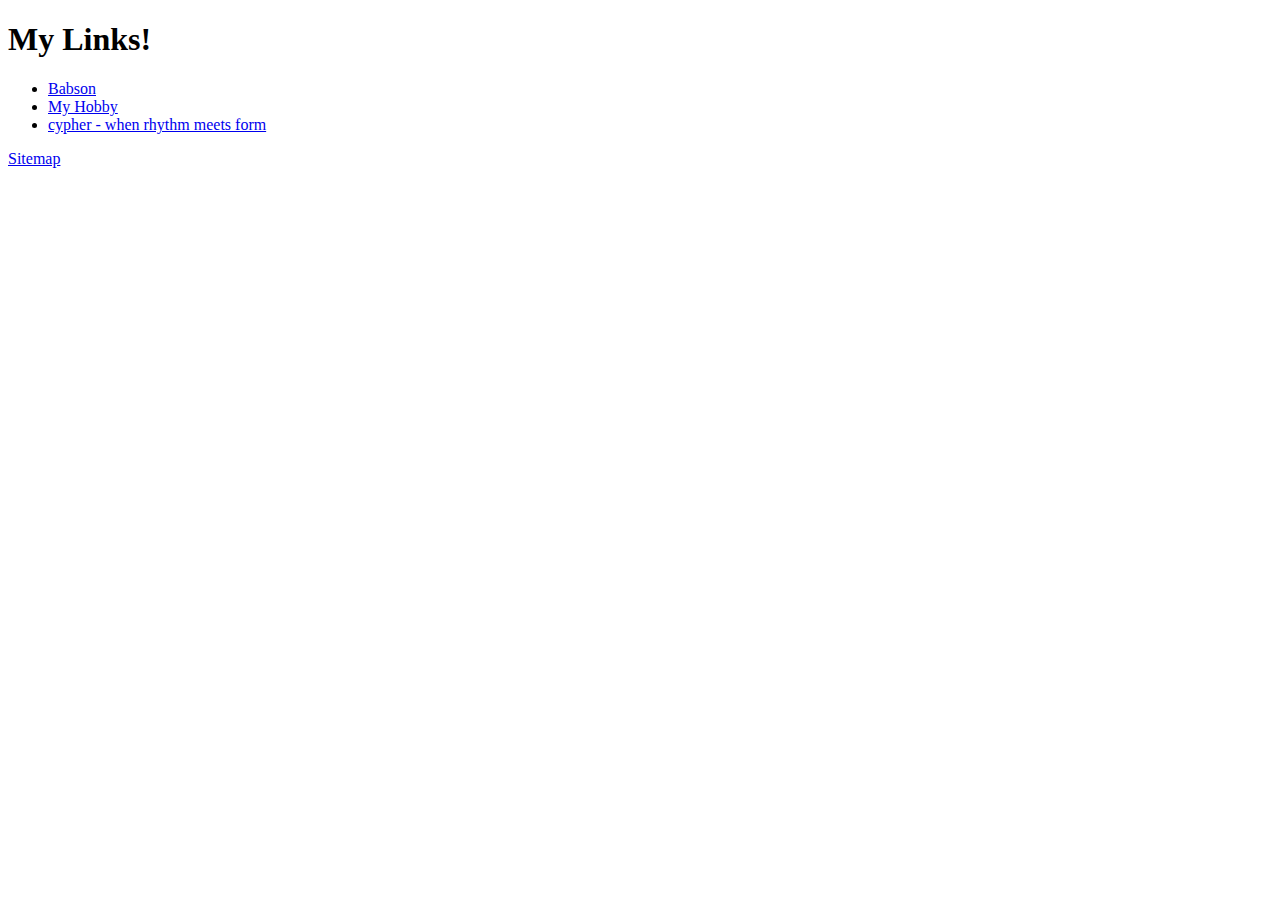
<file: index.html>
<!DOCTYPE html>
<html lang="en">
<head>
    <meta charset="UTF-8">
    <meta name="viewport" content="width=device-width, initial-scale=1.0">
    <title>Index</title>
</head>
<body>
    <h1>My Links!</h1>
    <ul>
        <li><a href="https://www.babson.edu">Babson</a></li>
        <li><a href="https://www.bostondance.org/">My Hobby</a></li>
    <li><a href="cypher.html">cypher - when rhythm meets form</a></li>
    </ul>
    <footer>
        <p><a href="sitemap.html">Sitemap</a></p>
    </footer>
</body>
</html>
</file>
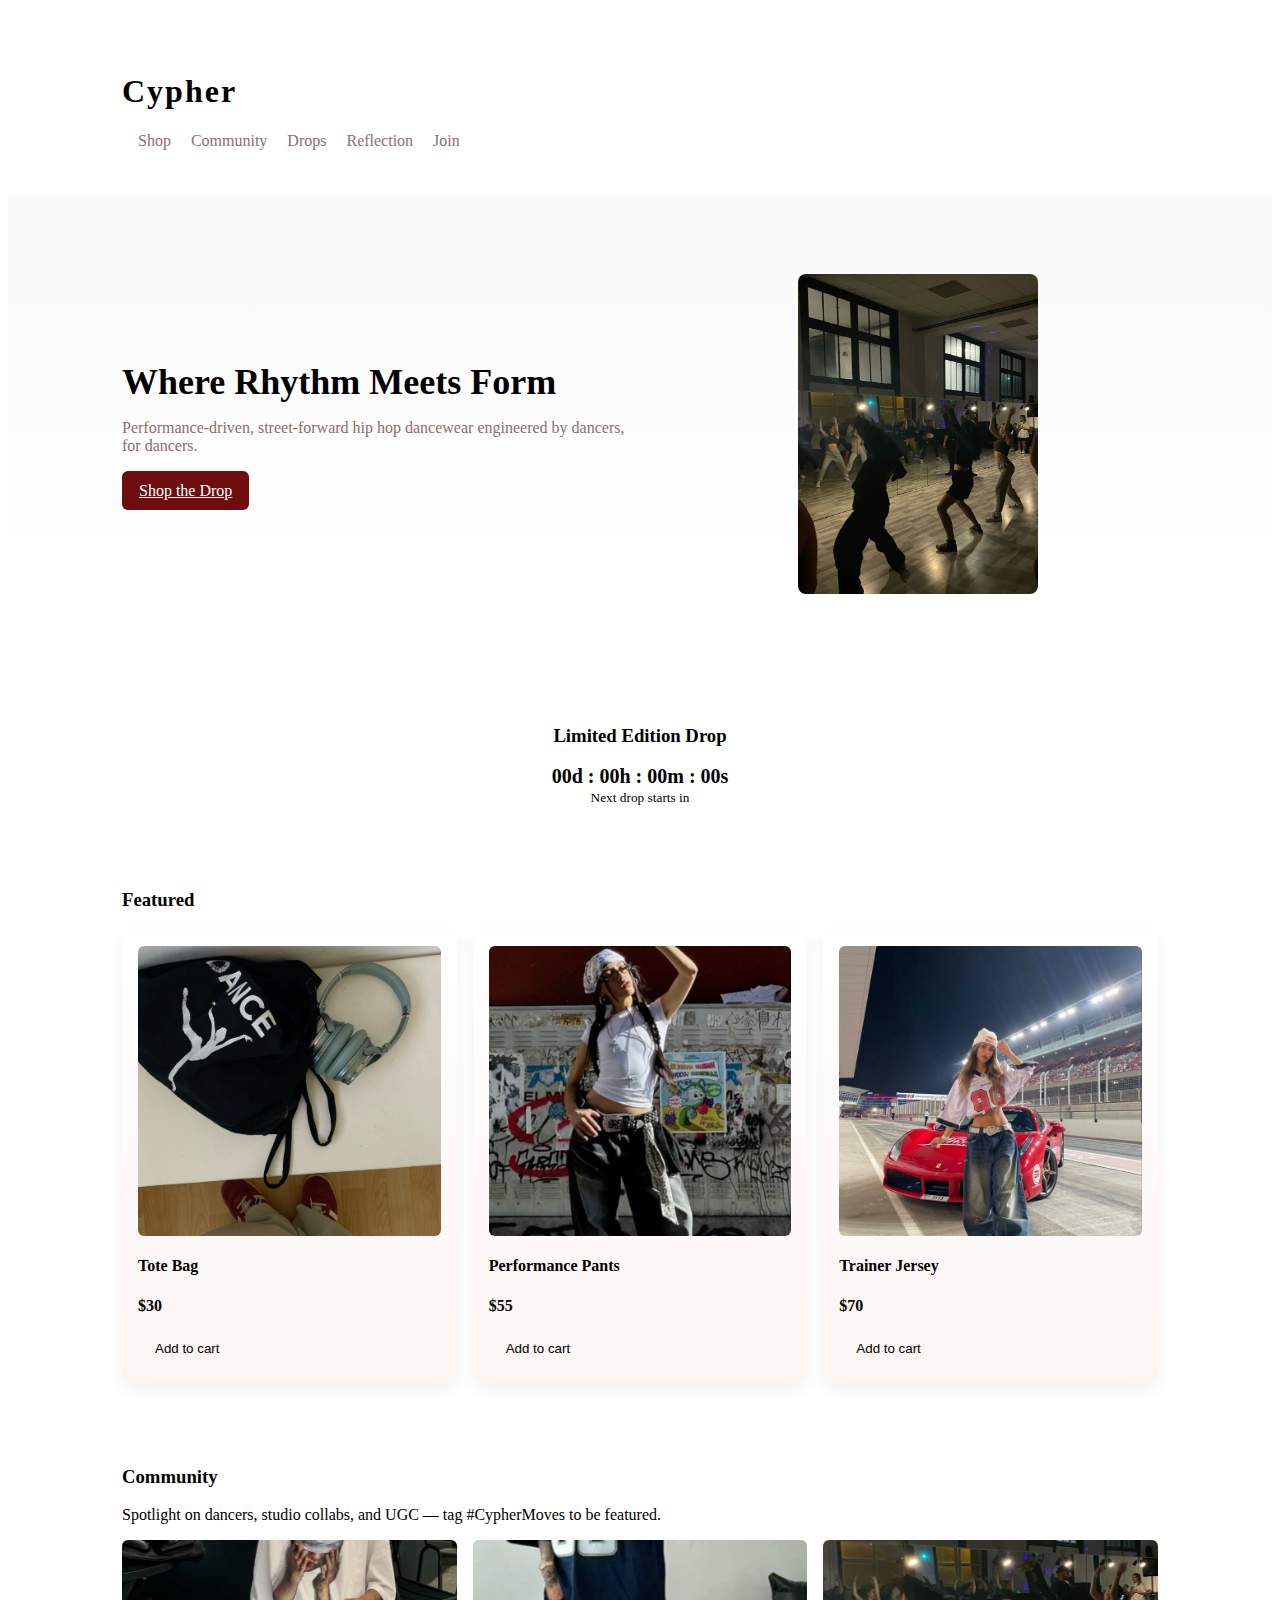
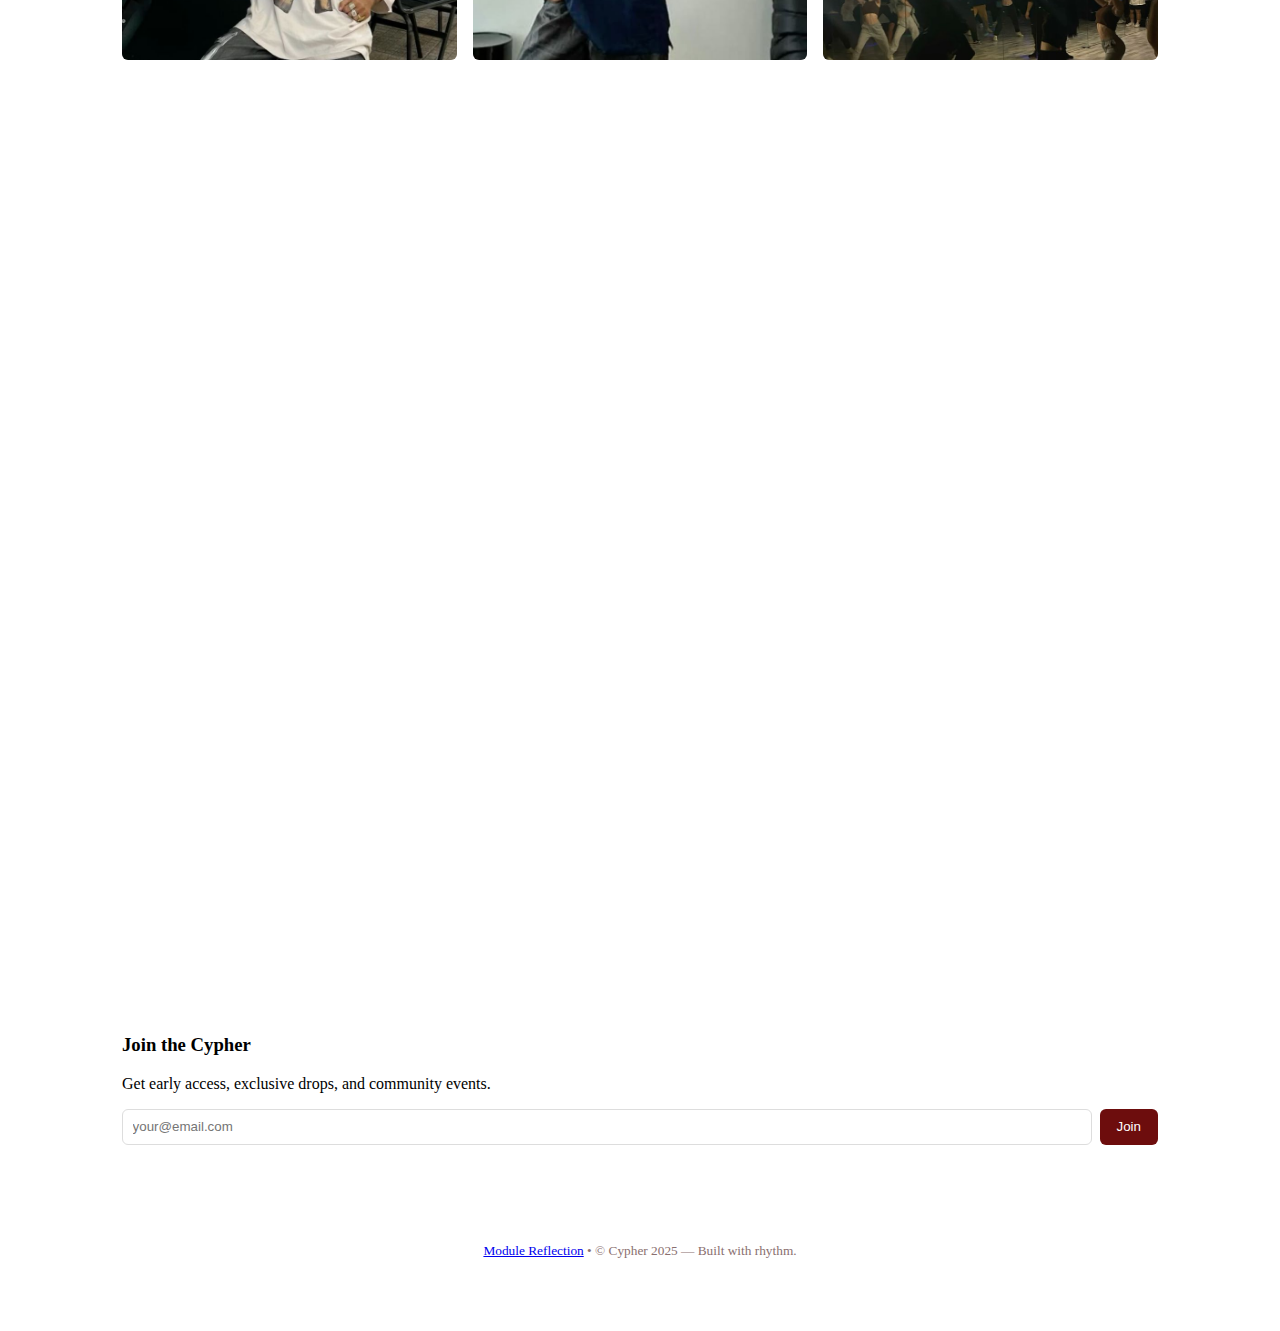
<file: cypher copy.html>
<!doctype html>
<html lang="en">
<head>
  <meta charset="utf-8">
  <meta name="viewport" content="width=device-width, initial-scale=1">
  <title>Cypher — Where Rhythm Meets Form</title>
  <link rel="stylesheet" href="styles/cypher.css">
</head>
<body>
  <header class="site-header">
    <div class="container">
      <h1 class="logo">Cypher</h1>
      <nav class="nav">
        <a href="#shop">Shop</a>
        <a href="#community">Community</a>
        <a href="#drops">Drops</a>
  <a href="#reflection">Reflection</a>
  <a href="#join">Join</a>
      </nav>
    </div>
  </header>

  <main>
    <section class="hero">
      <div class="container hero-grid">
        <div class="hero-left">
          <h2>Where Rhythm Meets Form</h2>
          <p class="lead">Performance-driven, street-forward hip hop dancewear engineered by dancers, for dancers.</p>
          <a class="btn primary" href="#shop">Shop the Drop</a>
        </div>
        <div class="hero-right">
          <picture>
            <source srcset="../images/dance1.jpg" media="(min-width:600px)">
            <img src="../images/dance2.jpg" alt="Dancers wearing Cypher clothing" class="hero-media">
          </picture>
        </div>
      </div>
    </section>

    <section id="drops" class="drops container">
      <h3>Limited Edition Drop</h3>
      <div class="countdown" data-date="2025-11-01T16:00:00Z">
        <div class="count">-- : -- : -- : --</div>
        <small>Next drop starts in</small>
      </div>
    </section>

    <section id="shop" class="products container">
      <h3>Featured</h3>
      <div class="grid">
        <article class="card">
          <img class="product-img" src="../images/dance3.jpg" alt="Engineered Hoodie in neutral palette">
          <h4>Tote Bag</h4>
          <p class="price">$30</p>
          <button class="btn">Add to cart</button>
        </article>
        <article class="card">
          <img class="product-img" src="../images/dance4.jpg" alt="Performance Pants in action">
          <h4>Performance Pants</h4>
          <p class="price">$55</p>
          <button class="btn">Add to cart</button>
        </article>
        <article class="card">
          <img class="product-img" src="../images/dance5.jpg" alt="Trainer Jersey worn by dancer">
          <h4>Trainer Jersey</h4>
          <p class="price">$70</p>
          <button class="btn">Add to cart</button>
        </article>
      </div>
    </section>

    <section id="community" class="community container">
      <h3>Community</h3>
      <p>Spotlight on dancers, studio collabs, and UGC — tag #CypherMoves to be featured.</p>
      <div class="ugc-grid">
  <div class="ugc"><img src="../images/dance6.jpg" alt="UGC dancer 1"></div>
  <div class="ugc"><img src="../images/dance2.jpg" alt="UGC dancer 2"></div>
  <div class="ugc"><img src="../images/dance1.jpg" alt="UGC dancer 3"></div>
      </div>
    </section>

    <section id="reflection" class="reflection container reveal">
      <h3>Module Reflection</h3>

      <p>Throughout this module, I’ve gained a clearer understanding of how a strategically designed website can shape not just sales, but the entire perception and identity of a brand. For Cypher, every design and content choice is tied to building brand awareness, loyalty, associations, and perceived value in a way that feels authentic and intentional.</p>

      <h4>Brand Awareness</h4>

      <p>Bold hero visuals, a neutral color palette, and oversized typography help establish a strong and recognizable visual identity. Optimizing metadata for SEO ensures the brand is easily discoverable online. Additionally, embedding TikTok and Instagram content and using countdowns to promote drops can create a sense of excitement and urgency, while increasing shareability across platforms.</p>

      <h4>Brand Loyalty</h4>

      <p>I found it especially interesting how loyalty goes beyond simple rewards or promotions. Features such as the “Join the Cypher” newsletter, exclusive member perks, and a community hub foster a deeper emotional connection. Post-purchase follow-ups, interactive challenges, and members-only content give customers a reason to keep returning and strengthen their long-term relationship with the brand.</p>

      <h4>Brand Associations</h4>

      <p>Authenticity plays a major role in how Cypher positions itself. By featuring real dancers, partnering with studios, and telling stories through editorial-style content, the brand can align itself closely with hip hop dance culture. Showcasing collaborations and community spotlights also helps build insider credibility and reinforces the brand’s cultural roots.</p>

      <h4>Perceived Value</h4>

      <p>High-quality imagery, detailed product descriptions (like highlighting reinforced stitching or engineered silhouettes), and influencer testimonials all work together to justify premium pricing. Subtle design elements — such as refined typography and generous spacing — help create a sense of craftsmanship and elevate the overall perception of the brand.</p>

      <h4>Personal Takeaway</h4>

      <p>What really inspired me during this module was seeing how all these elements come together to create a cohesive online presence. It motivated me to take things a step further by building my own mock website for our partner retail project. By translating these strategies into a real visual format, I could imagine what our online store might look like if it actually launched. This exercise not only helped me apply the concepts we’ve learned in a practical way, but also made the branding strategy feel more tangible and exciting. It turned theoretical ideas into something I could actually see and build, which made the learning experience much more impactful.</p>

    </section>

    <section id="join" class="join container">
      <h3>Join the Cypher</h3>
      <p>Get early access, exclusive drops, and community events.</p>
      <form id="newsletter" class="newsletter">
        <input id="email" type="email" placeholder="your@email.com" required>
        <button class="btn primary" type="submit">Join</button>
      </form>
      <p id="thanks" class="thanks" hidden>Thanks — welcome to the Cypher.</p>
    </section>
  </main>

  <footer class="site-footer">
    <div class="container">
  <small><a href="#reflection">Module Reflection</a> • © Cypher 2025 — Built with rhythm.</small>
    </div>
  </footer>

  <script src="scripts/main.js"></script>
</body>
</html>
</file>
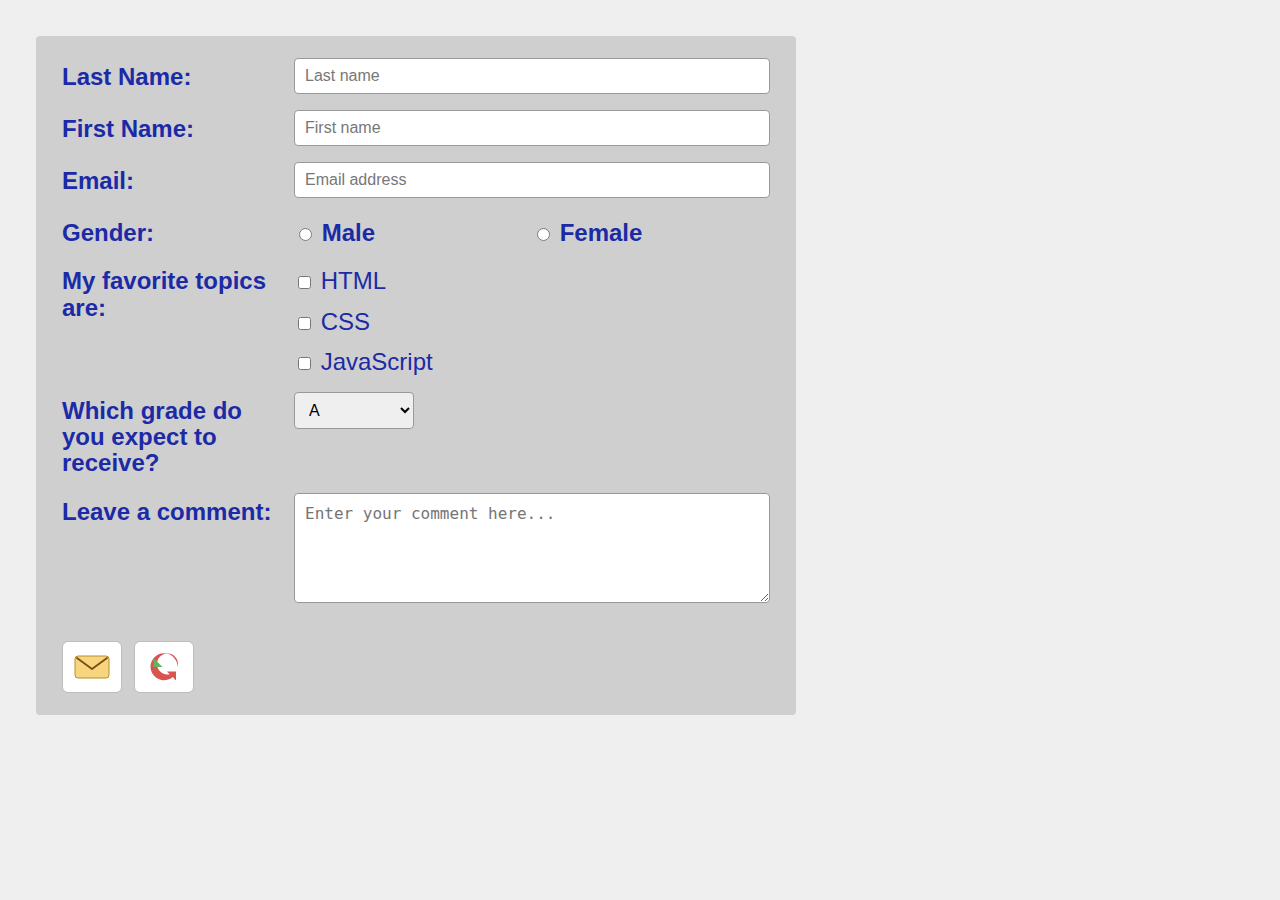
<file: ex09.html>
<!doctype html>
<html lang="en">
<head>
	<meta charset="utf-8" />
	<meta name="viewport" content="width=device-width,initial-scale=1" />
	<title>Exercise 09 - Form UI</title>
	<style>
		:root{
			--label-color:#1b2aa6;
			--container-bg:#cfcfcf;
			--input-border:#999;
		}
		body{
			font-family: Arial, Helvetica, sans-serif;
			background:#efefef;
			padding:28px;
			color:#111;
		}
		.form-container{
			max-width:760px;
			background:var(--container-bg);
			padding:22px 26px;
			border-radius:4px;
			box-sizing:border-box;
		}
		.form-row{
			display:flex;
			align-items:flex-start;
			gap:12px;
			margin-bottom:16px;
		}
		.form-row label{
			width:220px;
			color:var(--label-color);
			font-size:24px;
			font-weight:600;
			line-height:1.1;
			padding-top:6px;
		}
		.field{ flex:1; }
		input[type="text"], input[type="email"], select, textarea{
			width:100%;
			padding:8px 10px;
			font-size:16px;
			border:1px solid var(--input-border);
			border-radius:4px;
			box-sizing:border-box;
		}
		input[type="text"]::placeholder, input[type="email"]::placeholder{
			color:#777;
		}
		.gender{ display:flex; gap:18px; align-items:center; font-size:18px; color:#123; }
		.checkbox-list{ display:flex; flex-direction:column; gap:8px; color:var(--label-color); font-size:22px; }
		.checkbox-list label{ font-weight:500; }
		select{ width:120px; }
		textarea{ min-height:110px; font-family:monospace; font-size:16px; padding:10px; }
		.icon-buttons{ display:flex; gap:12px; margin-top:12px; }
		.icon-buttons button{
			width:60px;
			height:52px;
			border:1px solid #bdbdbd;
			background:white;
			border-radius:6px;
			display:inline-flex;
			align-items:center;
			justify-content:center;
			cursor:pointer;
		}
		.spacer{ height:6px }
		@media (max-width:640px){
			.form-row{ flex-direction:column; }
			.form-row label{ width:100%; }
		}
	</style>
</head>
<body>
	<div class="form-container">
		<form aria-label="Sample form">
			<div class="form-row">
				<label for="last">Last Name:</label>
				<div class="field"><input id="last" name="last" type="text" placeholder="Last name" /></div>
			</div>

			<div class="form-row">
				<label for="first">First Name:</label>
				<div class="field"><input id="first" name="first" type="text" placeholder="First name" /></div>
			</div>

			<div class="form-row">
				<label for="email">Email:</label>
				<div class="field"><input id="email" name="email" type="email" placeholder="Email address" /></div>
			</div>

			<div class="form-row">
				<label>Gender:</label>
				<div class="field gender">
					<label><input type="radio" name="gender" value="male" />&nbsp;Male</label>
					<label><input type="radio" name="gender" value="female" />&nbsp;Female</label>
				</div>
			</div>

			<div class="form-row">
				<label>My favorite topics are:</label>
				<div class="field checkbox-list">
					<label><input type="checkbox" name="topic" value="html" />&nbsp;HTML</label>
					<label><input type="checkbox" name="topic" value="css" />&nbsp;CSS</label>
					<label><input type="checkbox" name="topic" value="js" />&nbsp;JavaScript</label>
				</div>
			</div>

			<div class="form-row">
				<label for="grade">Which grade do you expect to receive?</label>
				<div class="field" style="display:flex; justify-content:flex-start; align-items:flex-start;">
					<select id="grade" name="grade" aria-label="expected grade">
						<option>A</option>
						<option>A-</option>
						<option>B+</option>
						<option>B</option>
						<option>B-</option>
						<option>C+</option>
					</select>
				</div>
			</div>

			<div class="form-row">
				<label for="comment">Leave a comment:</label>
				<div class="field"><textarea id="comment" name="comment" placeholder="Enter your comment here..."></textarea></div>
			</div>

			<div class="spacer"></div>
			<div class="icon-buttons" role="group" aria-label="actions">
				<button type="button" title="send">
					
					<svg width="36" height="28" viewBox="0 0 36 28" xmlns="http://www.w3.org/2000/svg" aria-hidden="true">
						<rect x="1" y="3" width="34" height="22" rx="3" fill="#f6d57e" stroke="#b88f2b" />
						<path d="M3 5l15 11L33 5" fill="none" stroke="#7a4d14" stroke-width="1.8" stroke-linecap="round" stroke-linejoin="round"/>
					</svg>
				</button>

				<button type="button" title="refresh">
		
					<svg width="36" height="36" viewBox="0 0 24 24" xmlns="http://www.w3.org/2000/svg" aria-hidden="true">
						<path d="M21 12a9 9 0 10-3.1 6.6L20 21v-6h-6l1.8 1.8A7 7 0 1121 12z" fill="#d9534f" />
						<path d="M5 6v6h6" fill="#5cb85c" transform="translate(0 0)" />
					</svg>
				</button>
			</div>
		</form>
	</div>
</body>
</html>
</file>
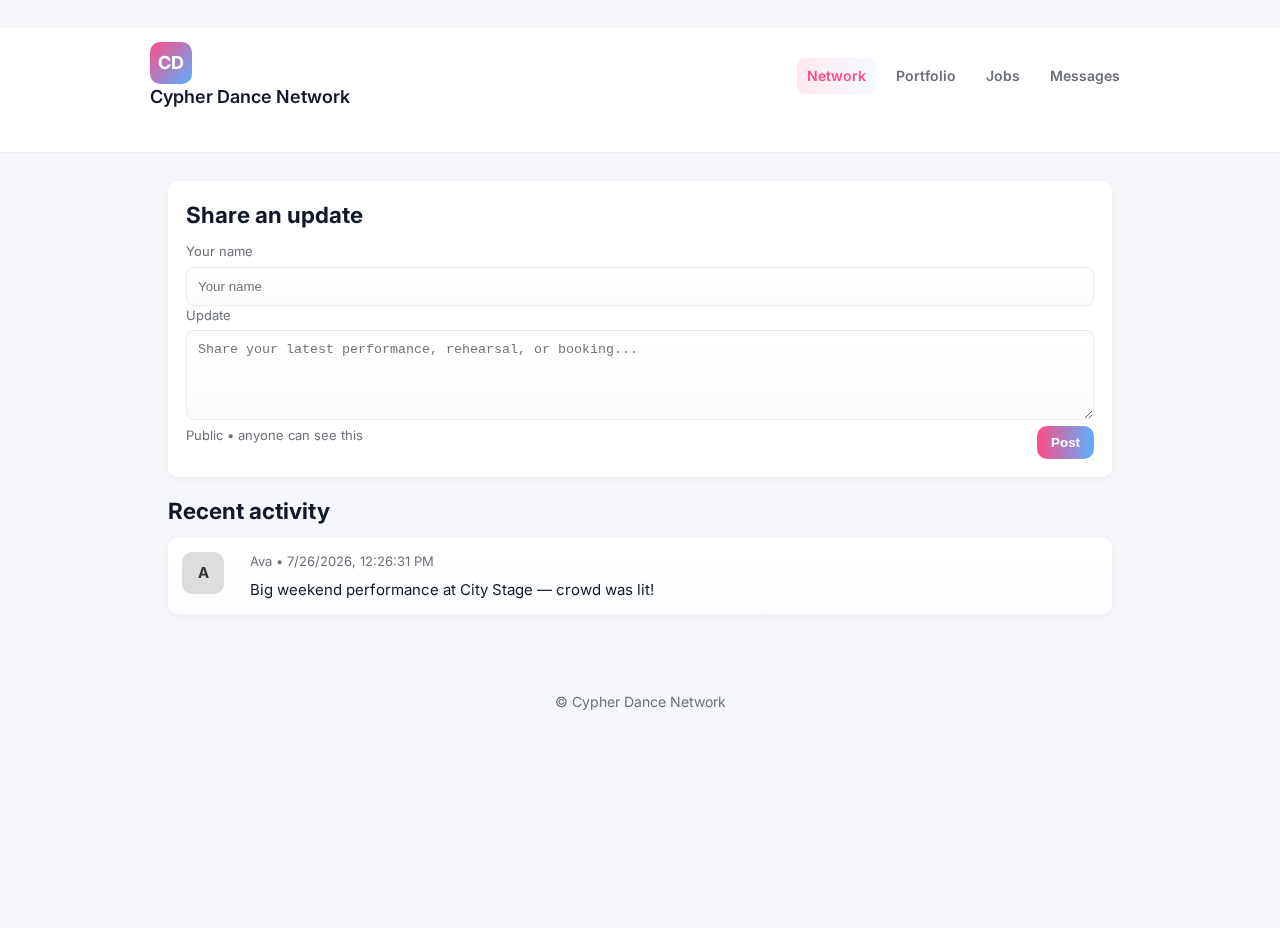
<file: Cypher-site/cyphersite.html>
<!doctype html>
<html lang="en">
<head>
  <meta charset="utf-8">
  <meta name="viewport" content="width=device-width,initial-scale=1">
  <title>Cypher Dance Network — Home</title>
  <link rel="stylesheet" href="styles.css">
</head>
<body>
  <header class="site-header">
    <div class="container header-inner">
      <div class="site-title">
        <a class="brand-link" href="cyphersite.html">
          <span class="logo-badge" aria-hidden="true">CD</span>
          <span class="brand-text">Cypher Dance Network</span>
        </a>
      </div>
      <button class="menu-toggle btn ghost" aria-expanded="false" aria-label="Toggle navigation">☰</button>
      <nav class="main-nav" role="navigation" aria-label="Primary navigation">
        <a class="nav-link" href="cyphersite.html">Network</a>
        <a class="nav-link" href="portfolio.html">Portfolio</a>
        <a class="nav-link" href="jobs.html">Jobs</a>
        <a class="nav-link" href="messages.html">Messages</a>
      </nav>
    </div>
  </header>

  <main class="container">
    <section class="composer card">
      <h2>Share an update</h2>
      <div class="form-row">
        <label for="postAuthor">Your name</label>
        <input id="postAuthor" placeholder="Your name" aria-label="Your name" />
      </div>
      <div class="form-row">
        <label for="postText">Update</label>
        <textarea id="postText" placeholder="Share your latest performance, rehearsal, or booking..." aria-label="Share an update"></textarea>
      </div>
      <div class="row space-between">
        <div class="small muted">Public • anyone can see this</div>
        <button id="createPostBtn" class="btn primary">Post</button>
      </div>
    </section>

    <section class="feed" id="feed">
      <h2>Recent activity</h2>
      <div id="postsContainer">
        <article class="post card">
          <div class="row">
            <div style="width:56px;flex-shrink:0"><div class="avatar">AV</div></div>
            <div style="flex:1"><div class="meta">Ava • Today</div><div>Big weekend performance at City Stage — crowd was lit!</div></div>
          </div>
        </article>
        <article class="post card">
          <div class="row">
            <div style="width:56px;flex-shrink:0"><div class="avatar">MA</div></div>
            <div style="flex:1"><div class="meta">Marco • Yesterday</div><div>Booked a sync for next Saturday — see you there!</div></div>
          </div>
        </article>
        <article class="post card">
          <div class="row">
            <div style="width:56px;flex-shrink:0"><div class="avatar">SO</div></div>
            <div style="flex:1"><div class="meta">Sofia • 2 days ago</div><div>Dropped a new rehearsal clip — open to collabs!</div></div>
          </div>
        </article>
      </div>
    </section>
  </main>

  <footer class="site-footer">
    <div class="container">© Cypher Dance Network</div>
  </footer>

  <script src="main.js"></script>
  <script>
    // Page-specific initialization
    document.addEventListener('DOMContentLoaded', () => {
      if (typeof initNetwork === 'function') initNetwork();
    });
  </script>
</body>
</html>
</file>
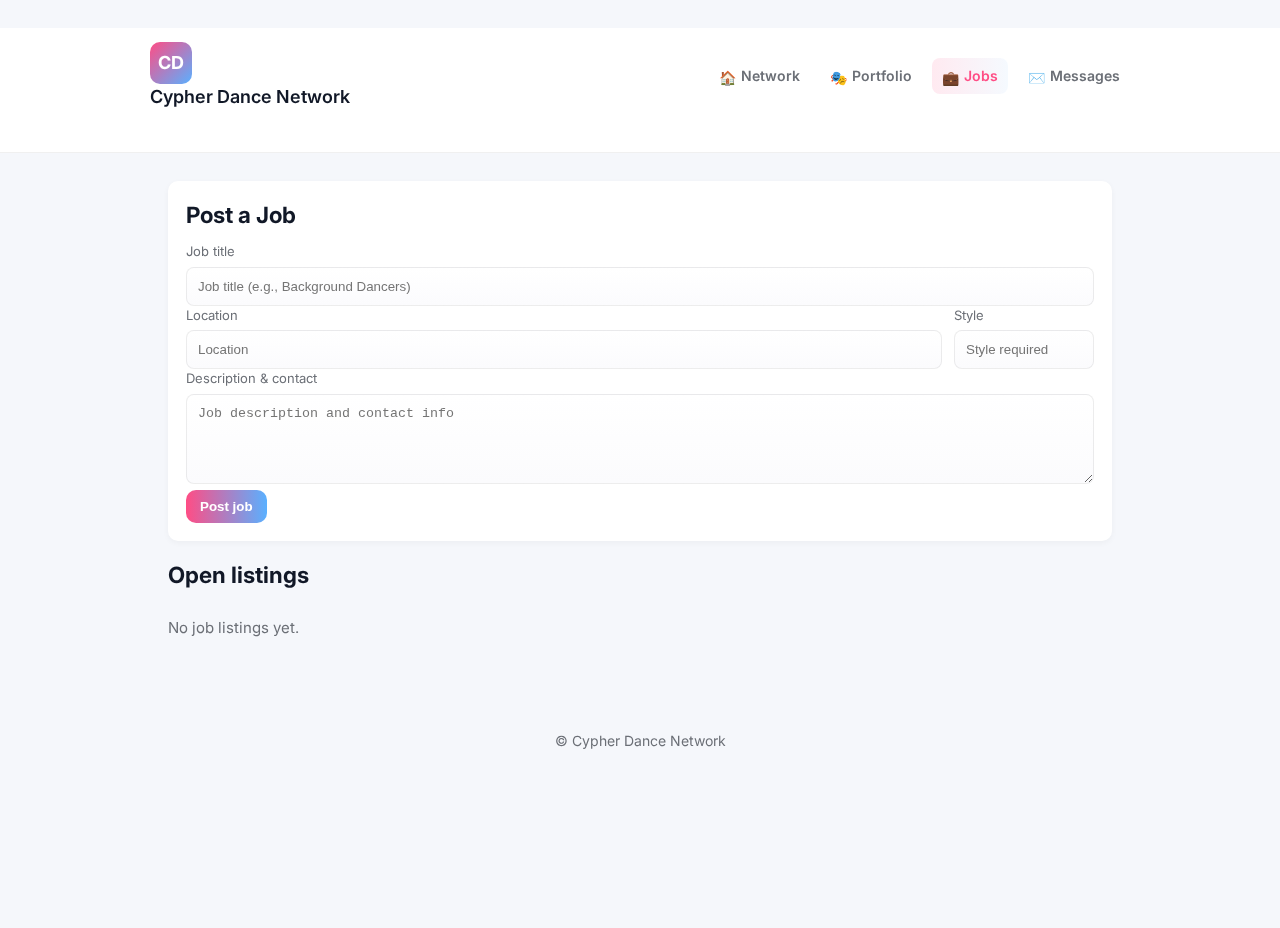
<file: Cypher-site/jobs.html>
<!doctype html>
<html lang="en">
<head>
  <meta charset="utf-8">
  <meta name="viewport" content="width=device-width,initial-scale=1">
  <title>Cypher Dance Network — Jobs</title>
  <link rel="stylesheet" href="styles.css">
</head>
<body>
  <header class="site-header">
    <div class="container header-inner">
      <div class="site-title">
        <a class="brand-link" href="cyphersite.html">
          <span class="logo-badge" aria-hidden="true">CD</span>
          <span class="brand-text">Cypher Dance Network</span>
        </a>
      </div>
      <button class="menu-toggle btn ghost" aria-expanded="false" aria-label="Toggle navigation">☰</button>
      <nav class="main-nav" role="navigation" aria-label="Primary navigation">
        <a class="nav-link" href="cyphersite.html"><span class="icon" aria-hidden="true">🏠</span> Network</a>
        <a class="nav-link" href="portfolio.html"><span class="icon" aria-hidden="true">🎭</span> Portfolio</a>
        <a class="nav-link" href="jobs.html"><span class="icon" aria-hidden="true">💼</span> Jobs</a>
        <a class="nav-link" href="messages.html"><span class="icon" aria-hidden="true">✉️</span> Messages</a>
      </nav>
    </div>
  </header>

  <main class="container">
    <section class="card">
      <h2>Post a Job</h2>
      <div class="form-row">
        <label for="jobTitle">Job title</label>
        <input id="jobTitle" placeholder="Job title (e.g., Background Dancers)" />
      </div>
      <div class="row">
        <div style="flex:1">
          <label for="jobLoc">Location</label>
          <input id="jobLoc" placeholder="Location" />
        </div>
        <div style="width:140px">
          <label for="jobStyle">Style</label>
          <input id="jobStyle" placeholder="Style required" />
        </div>
      </div>
      <div class="form-row">
        <label for="jobDesc">Description & contact</label>
        <textarea id="jobDesc" placeholder="Job description and contact info"></textarea>
      </div>
      <div class="row">
        <button id="postJobBtn" class="btn primary">Post job</button>
      </div>
    </section>

    <section class="jobs-list">
      <h2>Open listings</h2>
      <div id="jobsContainer" class="jobs-grid">
        <div class="job-item" tabindex="0">
          <div class="row">
            <div style="width:64px;flex-shrink:0"><div class="avatar">BD</div></div>
            <div style="flex:1">
              <strong>Background Dancers — Tour (6x)</strong>
              <div class="meta">Commercial • NYC</div>
              <p class="small" style="margin-top:8px">Hiring 6 dancers for a concert tour across the East Coast. Send reel + availability to bookings@example.com</p>
            </div>
          </div>
        </div>
        <div class="job-item" tabindex="0">
          <div class="row">
            <div style="width:64px;flex-shrink:0"><div class="avatar">CE</div></div>
            <div style="flex:1">
              <strong>Contemporary Ensemble</strong>
              <div class="meta">Contemporary • Remote auditions</div>
              <p class="small" style="margin-top:8px">Auditions open for contemporary ensemble; submit videos by Jan 10.</p>
            </div>
          </div>
        </div>
        <div class="job-item" tabindex="0">
          <div class="row">
            <div style="width:64px;flex-shrink:0"><div class="avatar">MV</div></div>
            <div style="flex:1">
              <strong>Music Video Feature</strong>
              <div class="meta">Hip-hop/Commercial • Los Angeles</div>
              <p class="small" style="margin-top:8px">Paid gig — shooting March 2025. Must have own wardrobe.</p>
            </div>
          </div>
        </div>
        <div class="job-item" tabindex="0">
          <div class="row">
            <div style="width:64px;flex-shrink:0"><div class="avatar">BF</div></div>
            <div style="flex:1">
              <strong>Background Dancers — Festival</strong>
              <div class="meta">Various • Austin, TX</div>
              <p class="small" style="margin-top:8px">One-day gig for festival performance. $150 flat. Email festival@events.example</p>
            </div>
          </div>
        </div>
      </div>
    </section>
  </main>

  <footer class="site-footer">
    <div class="container">© Cypher Dance Network</div>
  </footer>

  <script src="main.js"></script>
  <script>
    document.addEventListener('DOMContentLoaded', () => {
      if (typeof initJobs === 'function') initJobs();
    });
  </script>
</body>
</html>
</file>
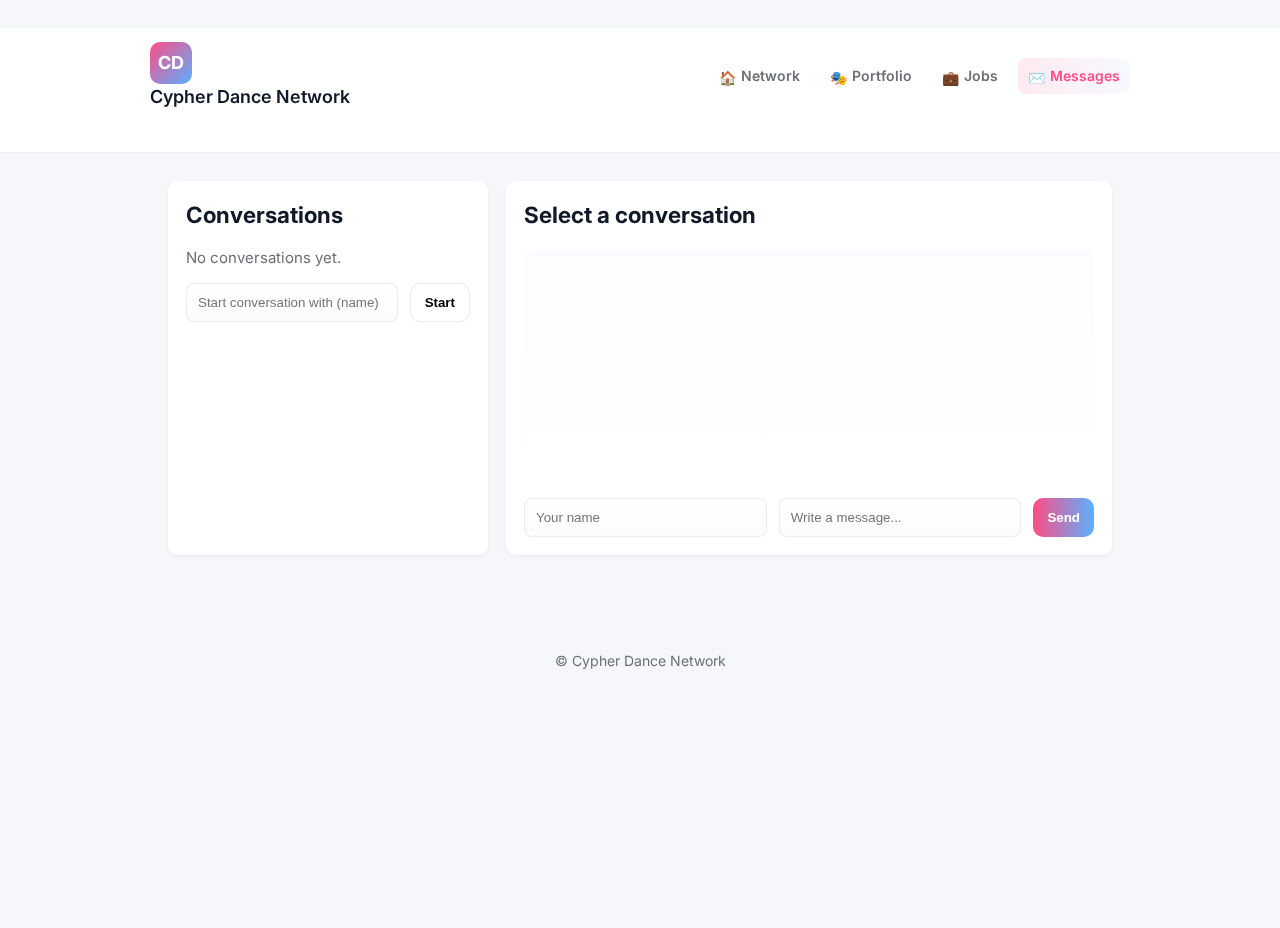
<file: Cypher-site/messages.html>
<!doctype html>
<html lang="en">
<head>
  <meta charset="utf-8">
  <meta name="viewport" content="width=device-width,initial-scale=1">
  <title>Cypher Dance Network — Messages</title>
  <link rel="stylesheet" href="styles.css">
</head>
<body>
  <header class="site-header">
    <div class="container header-inner">
      <div class="site-title">
        <a class="brand-link" href="cyphersite.html">
          <span class="logo-badge" aria-hidden="true">CD</span>
          <span class="brand-text">Cypher Dance Network</span>
        </a>
      </div>
      <button class="menu-toggle btn ghost" aria-expanded="false" aria-label="Toggle navigation">☰</button>
      <nav class="main-nav" role="navigation" aria-label="Primary navigation">
        <a class="nav-link" href="cyphersite.html"><span class="icon" aria-hidden="true">🏠</span> Network</a>
        <a class="nav-link" href="portfolio.html"><span class="icon" aria-hidden="true">🎭</span> Portfolio</a>
        <a class="nav-link" href="jobs.html"><span class="icon" aria-hidden="true">💼</span> Jobs</a>
        <a class="nav-link" href="messages.html"><span class="icon" aria-hidden="true">✉️</span> Messages</a>
      </nav>
    </div>
  </header>

  <main class="container messages-main">
    <section class="card messages-list">
      <h2>Conversations</h2>
      <div id="threadsContainer"></div>
      <div class="row">
        <input id="newThreadName" placeholder="Start conversation with (name)" aria-label="Conversation name" />
        <button id="startThreadBtn" class="btn">Start</button>
      </div>
    </section>

    <section class="card message-view" id="messageView">
      <div class="row space-between" style="align-items:center;margin-bottom:8px">
        <h2 id="threadTitle">Select a conversation</h2>
        <button id="backToThreads" class="btn ghost mobile-only" aria-hidden="true">Back</button>
      </div>
      <div id="messagesContainer" class="messages-box">
        <div class="message in"><div class="meta">Lina • 1 hour ago</div><div>Are you available for rehearsals next week?</div></div>
        <div class="message out"><div class="meta">You • 45 minutes ago</div><div>Yes, I can do evenings.</div></div>
      </div>
      <div class="row" style="margin-top:8px">
        <input id="messageSender" placeholder="Your name" aria-label="Your name" />
        <input id="messageText" placeholder="Write a message..." aria-label="Message text" />
        <button id="sendMessageBtn" class="btn primary">Send</button>
      </div>
    </section>
  </main>

  <footer class="site-footer">
    <div class="container">© Cypher Dance Network</div>
  </footer>

  <script src="main.js"></script>
  <script>
    document.addEventListener('DOMContentLoaded', () => {
      if (typeof initMessages === 'function') initMessages();
    });
  </script>
</body>
</html>
</file>
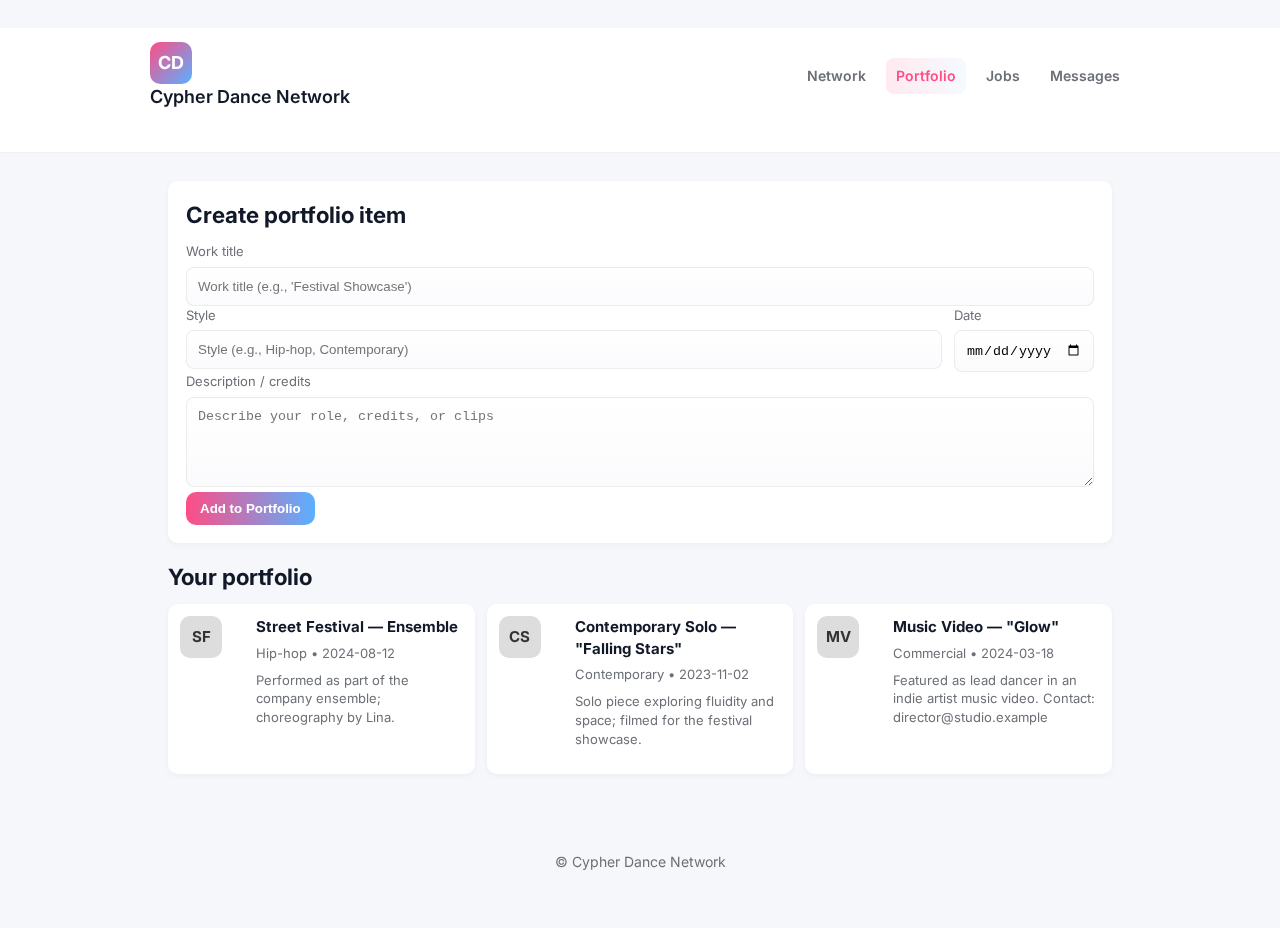
<file: Cypher-site/portfolio.html>
<!doctype html>
<html lang="en">
<head>
  <meta charset="utf-8">
  <meta name="viewport" content="width=device-width,initial-scale=1">
  <title>Cypher Dance Network — Portfolio</title>
  <link rel="stylesheet" href="styles.css">
</head>
<body>
  <header class="site-header">
    <div class="container header-inner">
      <div class="site-title">
        <a class="brand-link" href="cyphersite.html">
          <span class="logo-badge" aria-hidden="true">CD</span>
          <span class="brand-text">Cypher Dance Network</span>
        </a>
      </div>
      <button class="menu-toggle btn ghost" aria-expanded="false" aria-label="Toggle navigation">☰</button>
      <nav class="main-nav" role="navigation" aria-label="Primary navigation">
        <a class="nav-link" href="cyphersite.html">Network</a>
        <a class="nav-link" href="portfolio.html">Portfolio</a>
        <a class="nav-link" href="jobs.html">Jobs</a>
        <a class="nav-link" href="messages.html">Messages</a>
      </nav>
    </div>
  </header>

  <main class="container">
    <section class="card">
      <h2>Create portfolio item</h2>
      <div class="form-row">
        <label for="pfName">Work title</label>
        <input id="pfName" placeholder="Work title (e.g., 'Festival Showcase')" />
      </div>
      <div class="row">
        <div style="flex:1">
          <label for="pfStyle">Style</label>
          <input id="pfStyle" placeholder="Style (e.g., Hip-hop, Contemporary)" />
        </div>
        <div style="width:140px">
          <label for="pfDate">Date</label>
          <input id="pfDate" type="date" />
        </div>
      </div>
      <div class="form-row">
        <label for="pfDesc">Description / credits</label>
        <textarea id="pfDesc" placeholder="Describe your role, credits, or clips"></textarea>
      </div>
      <div class="row">
        <button id="addPortfolioBtn" class="btn primary">Add to Portfolio</button>
      </div>
    </section>

    <section class="portfolio-list" id="portfolioList">
      <h2>Your portfolio</h2>
      <div id="portfolioContainer" class="portfolio-grid">
        <div class="portfolio-item" tabindex="0">
          <div class="row">
            <div style="width:64px;flex-shrink:0;"><div class="avatar">SF</div></div>
            <div style="flex:1">
              <strong>Street Festival — Ensemble</strong>
              <div class="meta">Hip-hop • 2024-08-12</div>
              <p class="small" style="margin-top:8px">Performed as part of the company ensemble; choreography by Lina.</p>
            </div>
          </div>
        </div>
        <div class="portfolio-item" tabindex="0">
          <div class="row">
            <div style="width:64px;flex-shrink:0;"><div class="avatar">CS</div></div>
            <div style="flex:1">
              <strong>Contemporary Solo — "Falling Stars"</strong>
              <div class="meta">Contemporary • 2023-11-02</div>
              <p class="small" style="margin-top:8px">Solo piece exploring fluidity and space; filmed for the festival showcase.</p>
            </div>
          </div>
        </div>
        <div class="portfolio-item" tabindex="0">
          <div class="row">
            <div style="width:64px;flex-shrink:0;"><div class="avatar">MV</div></div>
            <div style="flex:1">
              <strong>Music Video — "Glow"</strong>
              <div class="meta">Commercial • 2024-03-18</div>
              <p class="small" style="margin-top:8px">Featured as lead dancer in an indie artist music video. Contact: director@studio.example</p>
            </div>
          </div>
        </div>
      </div>
    </section>
  </main>

  <footer class="site-footer">
    <div class="container">© Cypher Dance Network</div>
  </footer>

  <script src="main.js"></script>
  <script>
    document.addEventListener('DOMContentLoaded', () => {
      if (typeof initPortfolio === 'function') initPortfolio();
    });
  </script>
</body>
</html>
</file>
<file: styles/cypher.css>
/* Cypher site CSS moved into styles/ for consistent folder structure */
:root{
  /* Cream white background, wine red accent, black primary */
  --bg:#FBF5F3; /* cream */
  --muted:#8a6f6f; /* muted wine tone */
  --accent:#0b0b0b; /* black */
  --primary:#6d0d0d; /* wine red */
  --gap:1.25rem;
  --radius:8px;
}
*{box-sizing:border-box}
.body{font-family:Inter, system-ui, Arial, sans-serif;background:var(--bg);color:var(--accent);margin:0;line-height:1.4}
.container{max-width:1100px;margin:0 auto;padding:2rem}
.site-header{background:transparent;padding:.75rem 0}
.logo{font-weight:800;letter-spacing:2px}
.nav a{margin-left:1rem;color:var(--muted);text-decoration:none}
.hero{background:linear-gradient(180deg, rgba(0,0,0,0.02), transparent);padding:3rem 0}
.hero-grid{display:grid;grid-template-columns:1fr 480px;gap:2rem;align-items:center}
.hero-left h2{font-size:2.25rem;margin:.25rem 0}
.lead{color:var(--muted);max-width:36rem}
.btn{display:inline-block;padding:.6rem 1rem;border-radius:6px;border:1px solid transparent;background:transparent;cursor:pointer}
.btn.primary{background:var(--primary);color:#fff}
.hero-video-placeholder{height:240px;background:#ddd;border-radius:8px;display:flex;align-items:center;justify-content:center;color:#666}
.hero-right{display:flex;align-items:center;justify-content:center}
.hero-media{width:100%;height:320px;max-height:60vh;border-radius:8px;object-fit:cover;display:block}
.drops{padding:2rem 0;text-align:center}
.countdown .count{font-weight:700;font-size:1.25rem}
.products .grid{display:grid;grid-template-columns:repeat(auto-fit,minmax(220px,1fr));gap:1rem}
.card{background:linear-gradient(180deg, #fff, #FBF5F3);padding:1rem;border-radius:8px;box-shadow:0 6px 18px rgba(0,0,0,0.06)}
.card img.product-img{width:100%;height:calc(18vw + 60px);max-height:320px;object-fit:cover;border-radius:6px;margin-bottom:.6rem;display:block}
.card .img{height:140px;background:#eee;border-radius:6px;margin-bottom:.6rem;display:flex;align-items:center;justify-content:center;color:#999}
.price{font-weight:700}
.community .ugc-grid{display:grid;grid-template-columns:repeat(3,1fr);gap:1rem;margin-top:1rem}
.ugc img{width:100%;height:100%;object-fit:cover;border-radius:6px;display:block}
.ugc{min-height:120px}
.ugc{height:120px;background:#F6EDEE;border-radius:6px;display:flex;align-items:center;justify-content:center;color:var(--muted)}
.join .newsletter{display:flex;gap:.5rem;margin-top:1rem}
.join input{flex:1;padding:.6rem;border-radius:6px;border:1px solid #ddd}
.site-footer{padding:2rem 0;text-align:center;color:var(--muted)}
@media(max-width:900px){
  .hero-grid{grid-template-columns:1fr}
  .community .ugc-grid{grid-template-columns:repeat(2,1fr)}
}
@media(max-width:520px){
  .community .ugc-grid{grid-template-columns:1fr}
}

/* Reflection section styling */
.reflection{background:linear-gradient(180deg, rgba(109,13,13,0.03), transparent);padding:2rem;border-radius:10px;margin:2rem auto;max-width:900px}
.reflection h3{color:var(--primary);letter-spacing:1px;margin-bottom:0.25rem}
.reflection p{color:var(--muted);margin-bottom:1rem}
.reflection ul{margin-left:1rem;margin-bottom:1rem}
.reflection .cards{display:grid;grid-template-columns:repeat(2,1fr);gap:1rem;margin-top:1rem}
.reflection .card{background:#fff;padding:1rem;border-radius:10px;box-shadow:0 8px 24px rgba(13,10,10,0.06);transition:transform .18s ease,box-shadow .18s ease,opacity .4s ease,transform .4s ease}
.reflection .card:hover{transform:translateY(-6px);box-shadow:0 18px 40px rgba(13,10,10,0.12)}
.reflection .badge{display:inline-block;background:var(--primary);color:#fff;padding:.25rem .6rem;border-radius:20px;font-size:.75rem;margin-right:.5rem}
.reflection h4{margin-top:0.5rem}
.reflection .final{grid-column:1/-1;background:transparent;padding-top:0}

@media(max-width:900px){
  .reflection .cards{grid-template-columns:1fr}
}

/* Reveal animation */
.reveal{opacity:0;transform:translateY(10px);transition:opacity .6s ease,transform .6s cubic-bezier(.2,.8,.2,1)}
.reveal.in-view{opacity:1;transform:translateY(0)}
</file>
<file: Cypher-site/styles.css>
@import url('https://fonts.googleapis.com/css2?family=Inter:wght@300;400;600;700&display=swap');
/* Enhanced UI for Cypher Dance Network — improved tokens, spacing, and components */
:root{
  --max-w:980px;
  --bg:#f5f7fb;
  --surface:#ffffff;
  --muted:#6b6f76;
  --text:#111827;
  --accent:#ff4d85; /* primary action */
  --accent-2:#5ab0ff; /* secondary accent */
  --success:#35b36b;
  --radius:10px;
  --card-shadow: 0 6px 18px rgba(22,27,34,0.06);
  --soft-shadow: 0 2px 6px rgba(22,27,34,0.04);
  --gap:16px;
}
*{box-sizing:border-box}
html,body{height:100%}
body{
  font-family:Inter, system-ui, -apple-system, "Segoe UI", Roboto, "Helvetica Neue", Arial;
  margin:0;background:var(--bg);color:var(--text);-webkit-font-smoothing:antialiased;
  -moz-osx-font-smoothing:grayscale;line-height:1.45;font-size:15px
}
.container{max-width:var(--max-w);margin:28px auto;padding:0 18px}

/* Header */
.site-header{position:sticky;top:0;background:rgba(255,255,255,0.96);backdrop-filter:saturate(120%) blur(6px);z-index:40;border-bottom:1px solid rgba(0,0,0,0.06)}
.header-inner{display:flex;align-items:center;justify-content:space-between;padding:14px 0}
.site-title{display:flex;align-items:center;gap:12px}
.site-title a{color:var(--text);text-decoration:none;font-weight:600;font-size:18px}
.logo-badge{width:42px;height:42px;border-radius:10px;background:linear-gradient(135deg,var(--accent),var(--accent-2));display:flex;align-items:center;justify-content:center;color:#fff;font-weight:700}

/* Nav */
.main-nav{display:flex;gap:10px;align-items:center}
.menu-toggle{display:none;align-items:center;justify-content:center;font-size:18px}
.nav-link{color:var(--muted);text-decoration:none;padding:8px 10px;border-radius:8px;font-weight:600;font-size:14px}
.nav-link:hover{background:#f2f6fb;color:var(--text)}
.nav-link:focus{outline:2px solid rgba(90,176,255,0.18);outline-offset:2px}
.nav-link.active{background:linear-gradient(90deg,rgba(255,77,133,0.12),rgba(90,176,255,0.06));color:var(--accent)}
.btn:focus{outline:2px solid rgba(255,77,133,0.12);outline-offset:2px}

/* mobile nav open state */
@media(max-width:900px){
  .menu-toggle{display:inline-flex}
  .main-nav{display:none}
  .main-nav.open{display:flex;flex-direction:column;gap:8px;margin-top:10px}
}

/* Card */
.card{background:var(--surface);padding:18px;border-radius:var(--radius);margin-bottom:18px;box-shadow:var(--soft-shadow)}
h2{margin:0 0 10px 0}
.small{font-size:13px;color:var(--muted)}
.muted{color:var(--muted)}

/* Forms & inputs */
label{display:block;font-size:13px;color:var(--muted);margin-bottom:6px}
input, textarea, select{width:100%;padding:11px;border:1px solid rgba(0,0,0,0.07);border-radius:8px;background:linear-gradient(180deg,#fff,#fbfbfd);transition:box-shadow .15s,transform .15s;border-radius:8px}
input:focus, textarea:focus, select:focus{outline:none;box-shadow:0 6px 20px rgba(90,176,255,0.12);border-color:var(--accent-2)}
textarea{min-height:90px}

/* Layout helpers */
.row{display:flex;gap:12px}
.row.space-between{display:flex;justify-content:space-between;gap:12px}
.flex-col{display:flex;flex-direction:column}

/* Buttons */
.btn{padding:9px 14px;border-radius:10px;border:1px solid rgba(0,0,0,0.08);background:#fff;cursor:pointer;font-weight:600;transition:transform .12s ease,box-shadow .12s}
.btn:hover{transform:translateY(-2px);box-shadow:var(--card-shadow)}
.btn.primary{background:linear-gradient(90deg,var(--accent),var(--accent-2));border:none;color:#fff}
.btn.secondary{background:#fff;border:1px solid rgba(0,0,0,0.06)}
.btn.ghost{background:transparent;border:none;color:var(--accent);padding:8px}
.btn.full{display:block;width:100%}

/* New item highlight animation */
.flash{animation:flash .9s ease}
@keyframes flash{0%{box-shadow:0 0 0 rgba(255,77,133,0.08)}50%{box-shadow:0 10px 30px rgba(255,77,133,0.14)}100%{box-shadow:none}}

/* Listings & cards */
.feed .post{padding:14px;margin-bottom:12px;border-radius:10px;background:linear-gradient(180deg,#fff,#fcfdff);box-shadow:var(--soft-shadow)}
.post .meta{font-size:13px;color:var(--muted);margin-bottom:8px}
.portfolio-grid,.jobs-grid{display:grid;grid-template-columns:repeat(auto-fill,minmax(240px,1fr));gap:12px}
.portfolio-item,.job-item,.thread-item{padding:12px;border-radius:10px;background:var(--surface);box-shadow:var(--soft-shadow);border:0}
.job-item .meta, .portfolio-item .meta{font-size:13px;color:var(--muted);margin-top:6px}

/* Messages */
.messages-main{display:grid;grid-template-columns:320px 1fr;gap:18px}
.threads-list{display:flex;flex-direction:column;gap:8px}
.thread-item{padding:10px;border-radius:8px;cursor:pointer}
.thread-item:hover{background:#f6f9ff}
.thread-item.active{background:linear-gradient(90deg,rgba(255,77,133,0.08),rgba(90,176,255,0.04))}
.messages-box{min-height:240px;max-height:520px;overflow:auto;border-radius:8px;padding:12px;background:linear-gradient(180deg,#fbfcff,#ffffff)}
.message{padding:10px;border-radius:12px;margin-bottom:10px;max-width:75%}
.message.out{background:linear-gradient(90deg,var(--accent),var(--accent-2));color:#fff;margin-left:auto}
.message.in{background:#efefef;margin-right:auto}

/* Avatar & icons */
.avatar{width:42px;height:42px;border-radius:10px;background:#ddd;color:#333;display:inline-flex;align-items:center;justify-content:center;font-weight:700}
.icon{width:18px;height:18px;display:inline-block;vertical-align:middle}

/* Footer */
.site-footer{padding:22px 0;text-align:center;color:var(--muted);font-size:14px}

/* Utilities */
.hidden{display:none}
.center{display:flex;justify-content:center;align-items:center}

/* small-screen helpers */
.mobile-only{display:none}
@media(max-width:900px){.mobile-only{display:inline-flex} .messages-list.hidden{display:none}}

/* Toast notifications */
.toast-wrap{position:fixed;right:18px;bottom:18px;z-index:9999;display:flex;flex-direction:column;gap:8px}
.toast{min-width:200px;background:#1e293b;color:#fff;padding:10px 12px;border-radius:8px;box-shadow:var(--card-shadow);opacity:0;transform:translateY(12px);transition:opacity .22s ease,transform .22s ease}
.toast.show{opacity:1;transform:translateY(0)}
.toast.success{background:linear-gradient(90deg,var(--accent),var(--accent-2))}

/* Responsive */
@media(max-width:900px){.container{padding:0 14px}.messages-main{grid-template-columns:1fr}.header-inner{flex-direction:column;align-items:flex-start}.main-nav{margin-top:10px;gap:8px}}
@media(max-width:520px){.site-title a{font-size:16px}.logo-badge{width:36px;height:36px;font-size:14px}.btn{padding:8px 10px}}
</file>
